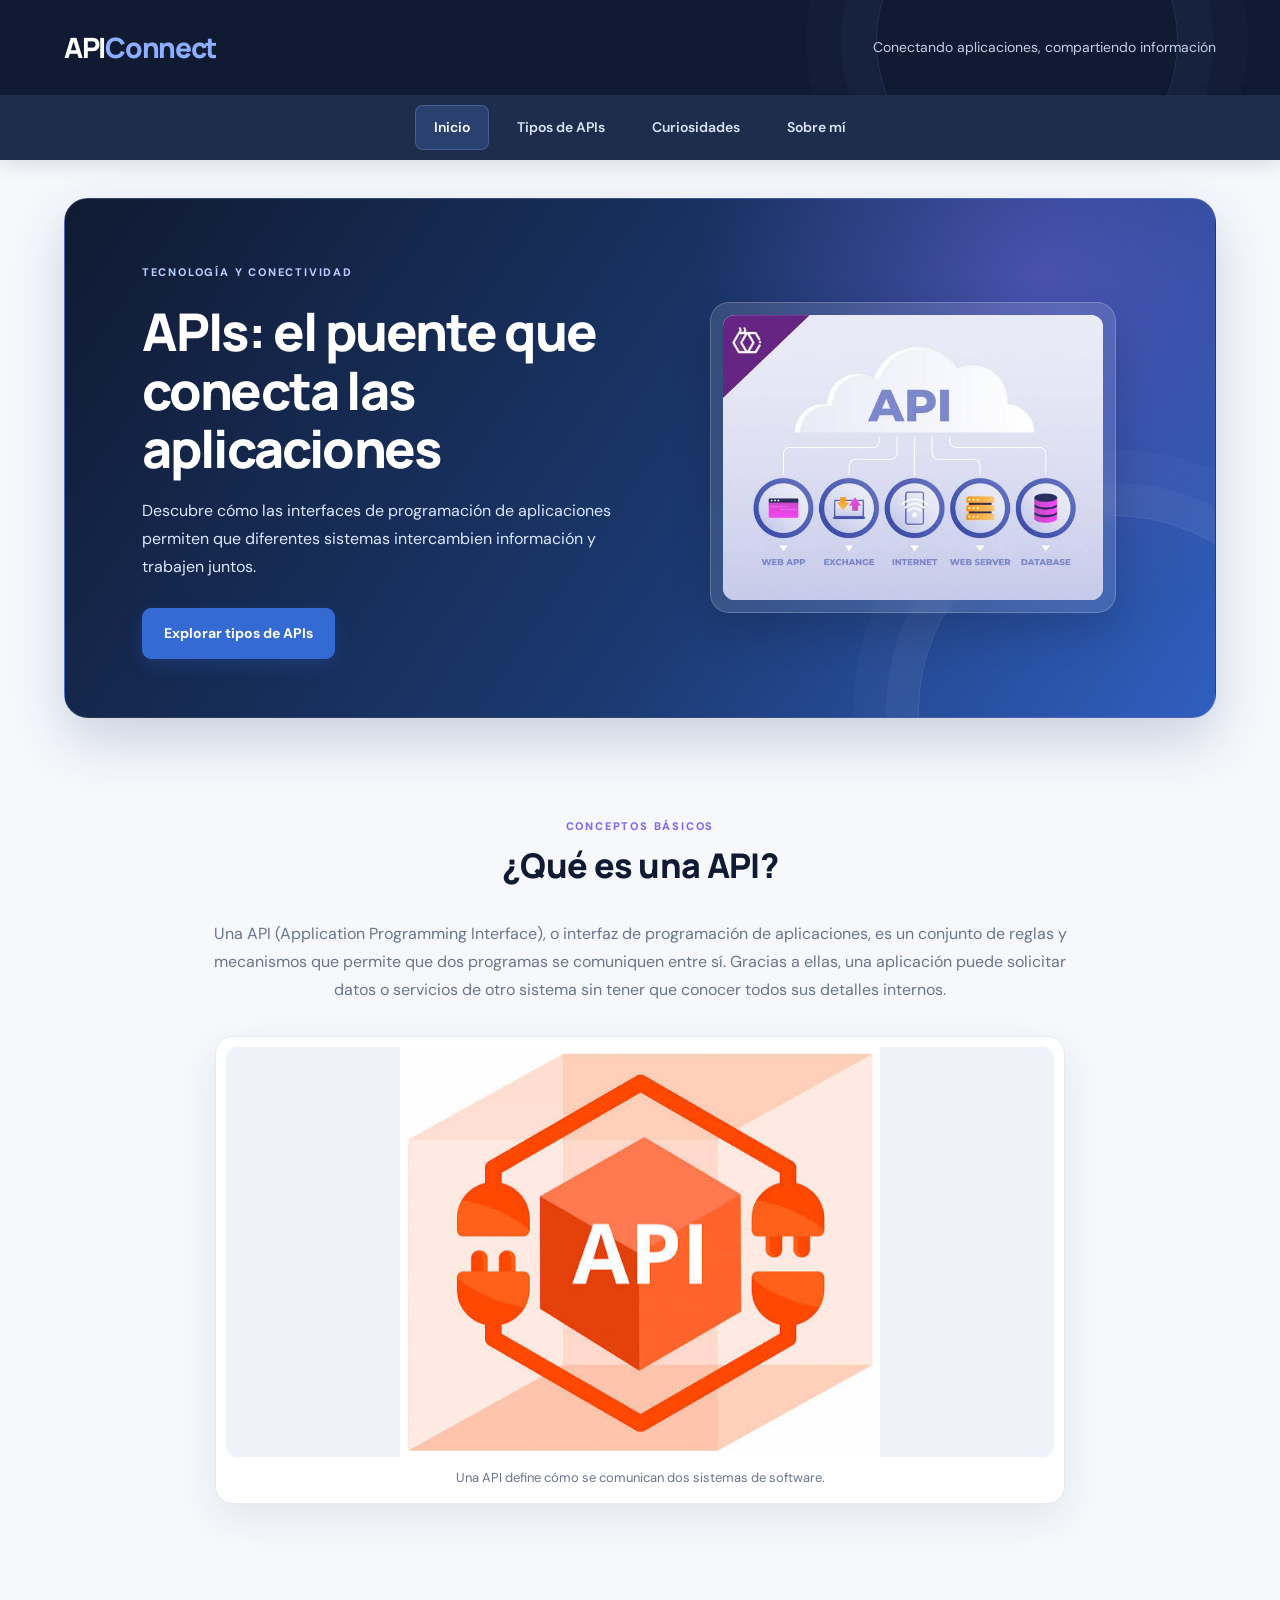
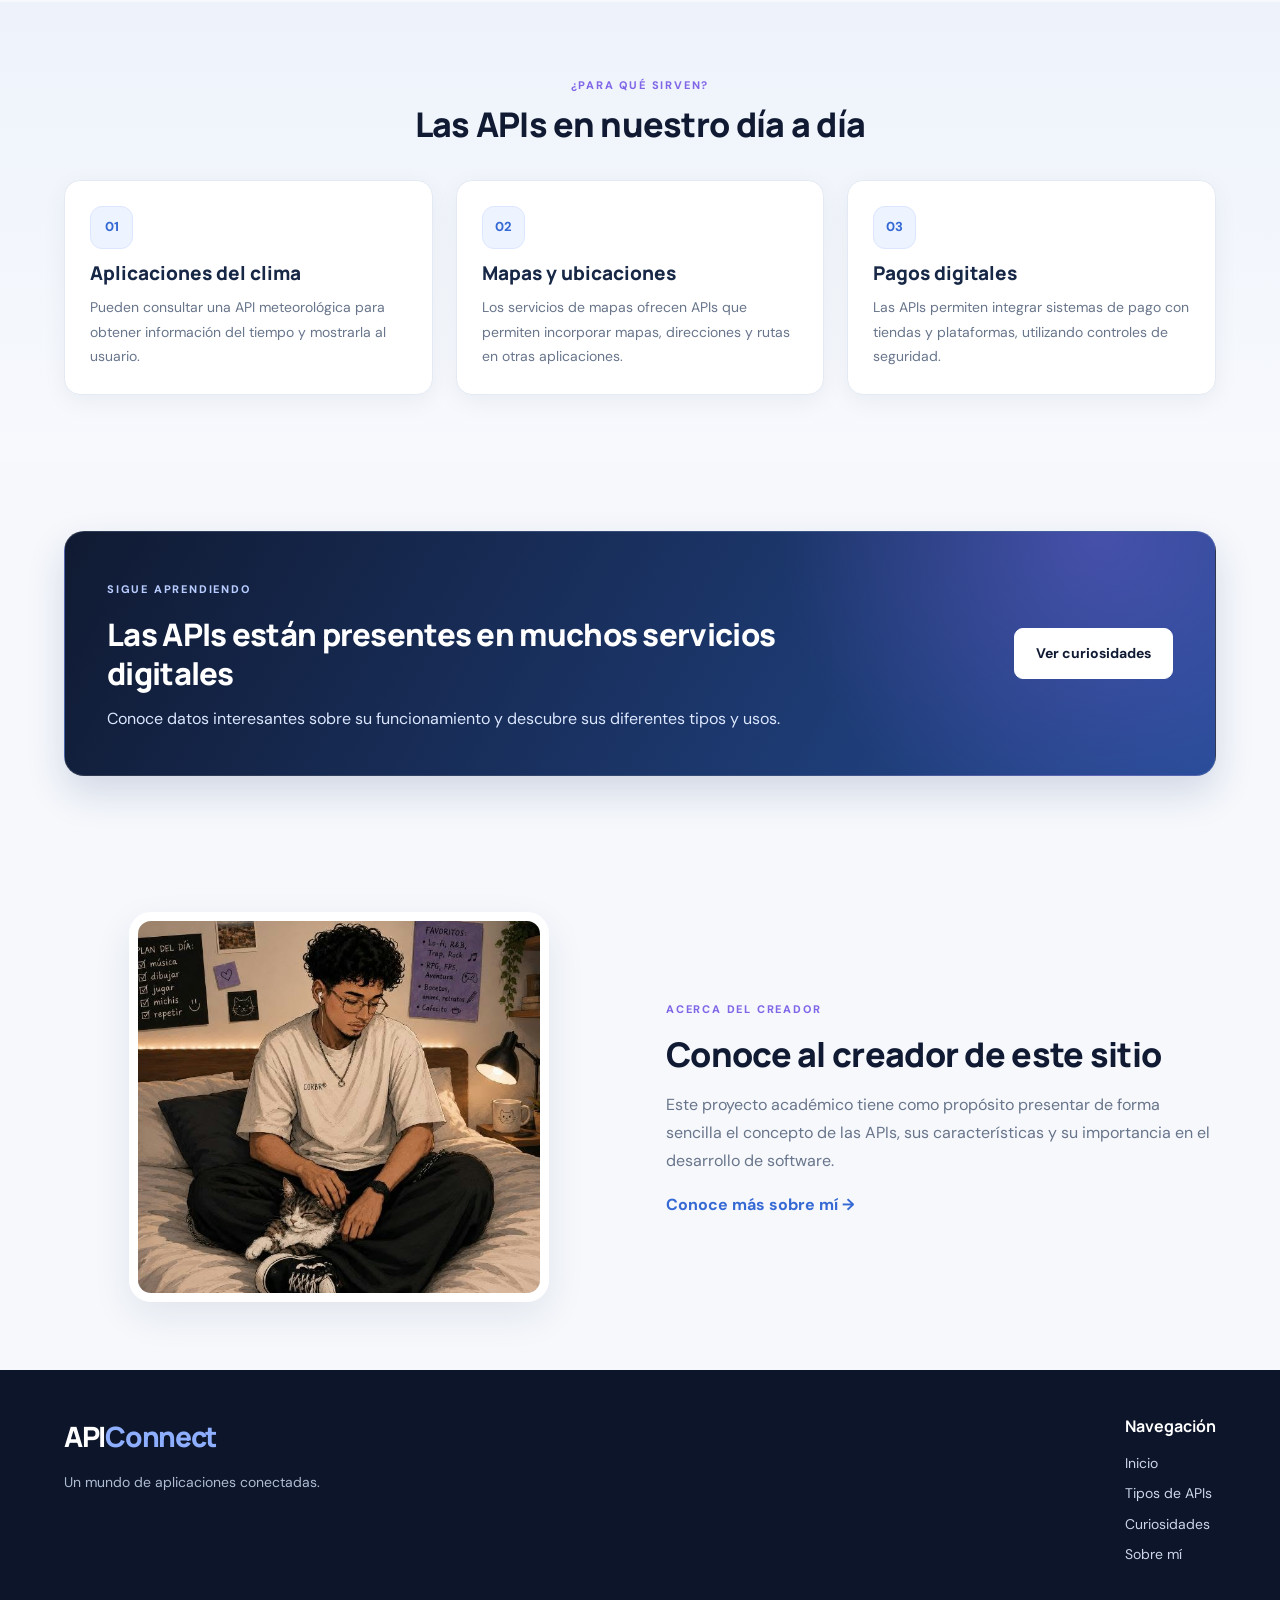
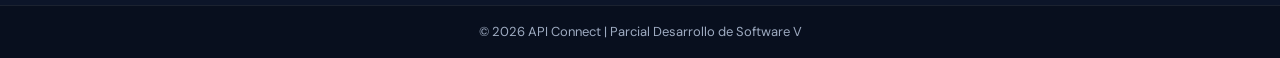
<file: index.html>
<!DOCTYPE html>
<html lang="es">
<head>
    <meta charset="UTF-8">
    <meta name="viewport" content="width=device-width, initial-scale=1.0">
    <title>APIs | API Connect</title>
    <link rel="stylesheet" href="Css/estilos.css">
</head>
<body>
    <header class="encabezado">
        <div class="contenedor marca">
            <a href="index.html" class="logo">API<span>Connect</span></a>
            <p>Conectando aplicaciones, compartiendo información</p>
        </div>
    </header>
    <nav class="navbar">
        <div class="contenedor menu">
            <a class="activo" href="index.html">Inicio</a><a class="" href="tipos.html">Tipos de APIs</a><a class="" href="curiosidades.html">Curiosidades</a><a class="" href="informacion.html">Sobre mí</a>
        </div>
    </nav>

    <main>
        <section class="contenedor portada">
            <div class="contenido">
                <span class="etiqueta">Tecnología y conectividad</span>
                <h1>APIs: el puente que conecta las aplicaciones</h1>
                <p>Descubre cómo las interfaces de programación de aplicaciones permiten que diferentes sistemas intercambien información y trabajen juntos.</p>
                <a href="tipos.html" class="boton">Explorar tipos de APIs</a>
            </div>
            <div class="imagen">
                <img src="img/Como funciona API.jpeg" alt="Ilustración del funcionamiento y conexión de sistemas mediante APIs">
            </div>
        </section>

        <section class="seccion contenedor">
            <div class="titulo-seccion">
                <span class="etiqueta">Conceptos básicos</span>
                <h2>¿Qué es una API?</h2>
            </div>
            <p class="texto-intro">
                Una API (Application Programming Interface), o interfaz de programación de aplicaciones,
                es un conjunto de reglas y mecanismos que permite que dos programas se comuniquen entre sí.
                Gracias a ellas, una aplicación puede solicitar datos o servicios de otro sistema sin tener
                que conocer todos sus detalles internos.
            </p>
            <figure class="imagen">
                <img src="img/API.jpeg" alt="Representación de la comunicación entre dos sistemas mediante una API">
                <figcaption>Una API define cómo se comunican dos sistemas de software.</figcaption>
            </figure>
        </section>

        <section class="seccion-fondo">
            <div class="contenedor seccion">
                <div class="titulo-seccion">
                    <span class="etiqueta">¿Para qué sirven?</span>
                    <h2>Las APIs en nuestro día a día</h2>
                </div>
                <div class="rejilla">
                    <article class="tarjeta">
                        <div class="icono-tarjeta">01</div>
                        <h3>Aplicaciones del clima</h3>
                        <p>Pueden consultar una API meteorológica para obtener información del tiempo y mostrarla al usuario.</p>
                    </article>
                    <article class="tarjeta">
                        <div class="icono-tarjeta">02</div>
                        <h3>Mapas y ubicaciones</h3>
                        <p>Los servicios de mapas ofrecen APIs que permiten incorporar mapas, direcciones y rutas en otras aplicaciones.</p>
                    </article>
                    <article class="tarjeta">
                        <div class="icono-tarjeta">03</div>
                        <h3>Pagos digitales</h3>
                        <p>Las APIs permiten integrar sistemas de pago con tiendas y plataformas, utilizando controles de seguridad.</p>
                    </article>
                </div>
            </div>
        </section>

        <section class="seccion contenedor">
            <div class="bloque-destacado">
                <div>
                    <span class="etiqueta">Sigue aprendiendo</span>
                    <h2>Las APIs están presentes en muchos servicios digitales</h2>
                    <p>Conoce datos interesantes sobre su funcionamiento y descubre sus diferentes tipos y usos.</p>
                </div>
                <a href="curiosidades.html" class="boton boton-claro">Ver curiosidades</a>
            </div>
        </section>

        <section class="seccion contenedor creador">
            <div class="foto-creador">
                <img src="img/Angel.jpeg" alt="Fotografía del creador del sitio">
            </div>
            <div class="creador-texto">
                <span class="etiqueta">Acerca del creador</span>
                <h2>Conoce al creador de este sitio</h2>
                <p>Este proyecto académico tiene como propósito presentar de forma sencilla el concepto de las APIs, sus características y su importancia en el desarrollo de software.</p>
                <a class="enlace" href="informacion.html">Conoce más sobre mí →</a>
            </div>
        </section>
    </main>
    <footer class="footer">
        <div class="contenedor footer-contenido">
            <div>
                <a href="index.html" class="logo">API<span>Connect</span></a>
                <p>Un mundo de aplicaciones conectadas.</p>
            </div>
            <div>
                <h3>Navegación</h3>
                <a href="index.html">Inicio</a>
                <a href="tipos.html">Tipos de APIs</a>
                <a href="curiosidades.html">Curiosidades</a>
                <a href="informacion.html">Sobre mí</a>
            </div>
        </div>
        <div class="copyright">© 2026 API Connect | Parcial Desarrollo de Software V</div>
    </footer>
</body>
</html>
</file>
<file: Css/estilos.css>
@import url('https://fonts.googleapis.com/css2?family=DM+Sans:wght@400;500;600;700&family=Manrope:wght@500;600;700;800&display=swap');

:root {
    --navy: #101a32;
    --navy-2: #172746;
    --blue: #3569d4;
    --blue-2: #5b8cff;
    --violet: #8067e8;
    --ink: #202b40;
    --muted: #68758b;
    --paper: #f6f8fc;
    --white: #ffffff;
    --line: #e4eaf3;
    --soft-blue: #edf3ff;
    --shadow: 0 14px 38px rgba(21, 39, 75, .09);
    --shadow-hover: 0 20px 45px rgba(21, 39, 75, .15);
}

* {
    margin: 0;
    padding: 0;
    box-sizing: border-box;
}

html {
    scroll-behavior: smooth;
    scroll-padding-top: 90px;
}

body {
    font-family: 'DM Sans', Arial, sans-serif;
    color: var(--ink);
    background: var(--paper);
    line-height: 1.75;
    -webkit-font-smoothing: antialiased;
}

img {
    display: block;
    max-width: 100%;
}

a {
    color: inherit;
    text-decoration: none;
}

.contenedor {
    width: min(1160px, 90%);
    margin: 0 auto;
}

.encabezado {
    position: relative;
    overflow: hidden;
    padding: 23px 0;
    color: var(--white);
    background: var(--navy);
}

.encabezado::after {
    position: absolute;
    top: -110px;
    right: 8%;
    width: 300px;
    height: 300px;
    content: '';
    border: 1px solid rgba(139, 169, 255, .16);
    border-radius: 50%;
    box-shadow: 0 0 0 35px rgba(139, 169, 255, .035), 0 0 0 70px rgba(139, 169, 255, .025);
    pointer-events: none;
}

.marca {
    position: relative;
    z-index: 1;
    display: flex;
    align-items: center;
    justify-content: space-between;
    gap: 24px;
}

.logo {
    color: var(--white);
    font-family: 'Manrope', sans-serif;
    font-size: 28px;
    font-weight: 800;
    letter-spacing: -1.3px;
}

.logo span {
    color: #8eafff;
}

.encabezado p {
    color: #c2cee4;
    font-size: 14px;
}

.navbar {
    position: sticky;
    top: 0;
    z-index: 20;
    background: rgba(23, 39, 70, .97);
    box-shadow: 0 5px 18px rgba(10, 22, 43, .12);
    backdrop-filter: blur(12px);
}

.menu {
    display: flex;
    align-items: center;
    justify-content: center;
    flex-wrap: wrap;
    gap: 9px;
    padding: 10px 0;
}

.menu a {
    padding: 9px 18px;
    color: #dce5f5;
    border: 1px solid transparent;
    border-radius: 8px;
    font-size: 14px;
    font-weight: 600;
    transition: .25s ease;
}

.menu a:hover,
.menu a.activo {
    color: var(--white);
    background: rgba(91, 140, 255, .2);
    border-color: rgba(143, 174, 255, .28);
}

.portada {
    position: relative;
    display: grid;
    grid-template-columns: 1.05fr .95fr;
    align-items: center;
    gap: 50px;
    min-height: 430px;
    margin: 38px auto 25px;
    padding: 58px 6%;
    overflow: hidden;
    color: var(--white);
    border: 1px solid rgba(255,255,255,.12);
    border-radius: 24px;
    background: radial-gradient(circle at 85% 15%, rgba(128, 103, 232, .42), transparent 32%), linear-gradient(125deg, #101a32 0%, #1b3970 58%, #315fc0 100%);
    box-shadow: 0 22px 55px rgba(25, 52, 105, .2);
}

.portada::before {
    position: absolute;
    right: -95px;
    bottom: -190px;
    width: 390px;
    height: 390px;
    content: '';
    border: 1px solid rgba(255,255,255,.13);
    border-radius: 50%;
    box-shadow: 0 0 0 32px rgba(255,255,255,.035), 0 0 0 65px rgba(255,255,255,.025);
}

.portada .contenido,
.portada .imagen {
    position: relative;
    z-index: 1;
    min-width: 0;
}

.portada h1 {
    max-width: 620px;
    margin: 13px 0 18px;
    font-family: 'Manrope', sans-serif;
    font-size: clamp(34px, 4.2vw, 52px);
    font-weight: 800;
    line-height: 1.13;
    letter-spacing: -1.8px;
}

.portada p {
    max-width: 570px;
    margin-bottom: 27px;
    color: #dce7ff;
    font-size: 16px;
}

.portada .imagen {
    padding: 12px;
    border: 1px solid rgba(255,255,255,.2);
    border-radius: 19px;
    background: rgba(255,255,255,.12);
    box-shadow: 0 18px 40px rgba(0,0,0,.15);
    backdrop-filter: blur(8px);
}

.portada .imagen img {
    width: 100%;
    height: 285px;
    object-fit: contain;
    border-radius: 12px;
    background: #f0effb;
}

.etiqueta {
    display: inline-block;
    margin-bottom: 8px;
    color: var(--violet);
    font-size: 11px;
    font-weight: 800;
    letter-spacing: 1.8px;
    text-transform: uppercase;
}

.portada .etiqueta,
.bloque-destacado .etiqueta,
.cabecera-pagina .etiqueta {
    color: #b8ccff;
}

.boton {
    display: inline-flex;
    align-items: center;
    justify-content: center;
    gap: 9px;
    padding: 12px 21px;
    color: var(--white);
    border: 1px solid var(--blue);
    border-radius: 9px;
    background: var(--blue);
    font-size: 14px;
    font-weight: 700;
    box-shadow: 0 7px 18px rgba(53, 105, 212, .22);
    transition: .25s ease;
}

.boton:hover {
    transform: translateY(-3px);
    border-color: var(--violet);
    background: var(--violet);
    box-shadow: 0 10px 22px rgba(128, 103, 232, .25);
}

.boton-claro {
    color: var(--navy);
    border-color: var(--white);
    background: var(--white);
    box-shadow: none;
}

.boton-claro:hover {
    color: var(--blue);
    border-color: #e7edff;
    background: #e7edff;
}

.enlace {
    color: var(--blue);
    font-weight: 700;
}

.enlace:hover {
    color: var(--violet);
}

.seccion {
    padding: 68px 0;
}

.titulo-seccion {
    max-width: 760px;
    margin: 0 auto 34px;
    text-align: center;
}

.titulo-seccion h2,
.seccion h2 {
    margin-bottom: 12px;
    color: var(--navy);
    font-family: 'Manrope', sans-serif;
    font-size: clamp(25px, 3vw, 34px);
    font-weight: 800;
    line-height: 1.25;
    letter-spacing: -.7px;
}

.titulo-seccion p,
.texto-intro {
    color: var(--muted);
}

.texto-intro {
    max-width: 870px;
    margin: 0 auto 32px;
    text-align: center;
    font-size: 16px;
}

.imagen {
    max-width: 850px;
    margin: 30px auto;
    padding: 10px;
    border: 1px solid var(--line);
    border-radius: 18px;
    background: var(--white);
    box-shadow: var(--shadow);
}

.imagen img {
    width: 100%;
    max-height: 410px;
    object-fit: contain;
    border-radius: 11px;
    background: #f0f2fa;
}

.imagen figcaption {
    padding: 10px 8px 3px;
    color: var(--muted);
    font-size: 13px;
    text-align: center;
}

.rejilla {
    display: grid;
    grid-template-columns: repeat(3, minmax(0, 1fr));
    gap: 23px;
}

.tarjeta {
    position: relative;
    min-width: 0;
    padding: 25px;
    overflow: hidden;
    border: 1px solid var(--line);
    border-radius: 16px;
    background: var(--white);
    box-shadow: 0 7px 24px rgba(21, 39, 75, .055);
    transition: transform .25s ease, box-shadow .25s ease, border-color .25s ease;
}

.tarjeta:hover {
    transform: translateY(-6px);
    border-color: #cbd9fa;
    box-shadow: var(--shadow-hover);
}

.tarjeta > img {
    width: 100%;
    height: 190px;
    margin: -5px 0 17px;
    border-radius: 11px;
    object-fit: contain;
    background: #f1f4fb;
}

.tarjeta h3 {
    margin: 12px 0 9px;
    color: var(--navy-2);
    font-family: 'Manrope', sans-serif;
    font-size: 19px;
    font-weight: 800;
    line-height: 1.35;
}

.tarjeta p {
    color: var(--muted);
    font-size: 14px;
    line-height: 1.75;
}

.icono-tarjeta,
.ic-tarjeta,
.numero {
    display: inline-grid;
    width: 43px;
    height: 43px;
    place-items: center;
    border: 1px solid #dce6ff;
    border-radius: 12px;
    background: var(--soft-blue);
    color: var(--blue);
    font-size: 13px;
    font-weight: 800;
}

.numero {
    width: 34px;
    height: 34px;
    margin-top: 2px;
    border-radius: 50%;
}

.fondo,
.seccion-fondo {
    background: linear-gradient(180deg, #eef3fb 0%, #f7f9fd 100%);
}

.bloque-destacado {
    display: flex;
    align-items: center;
    justify-content: space-between;
    gap: 28px;
    padding: 42px;
    overflow: hidden;
    border: 1px solid rgba(255,255,255,.12);
    border-radius: 20px;
    background: radial-gradient(circle at 90% 0%, rgba(128,103,232,.4), transparent 30%), linear-gradient(120deg, var(--navy), #244b94);
    color: var(--white);
    box-shadow: 0 17px 38px rgba(22, 49, 103, .16);
}

.bloque-destacado h2 {
    max-width: 700px;
    margin: 8px 0 12px;
    color: var(--white);
    font-family: 'Manrope', sans-serif;
    font-size: clamp(24px, 3vw, 31px);
    line-height: 1.25;
}

.bloque-destacado p {
    max-width: 700px;
    color: #dce7ff;
}

.cabecera-pagina {
    position: relative;
    padding: 67px 0;
    overflow: hidden;
    color: var(--white);
    text-align: center;
    background: radial-gradient(circle at 80% 10%, rgba(128,103,232,.4), transparent 27%), linear-gradient(120deg, #101a32, #244b94);
}

.cabecera-pagina::after {
    position: absolute;
    right: 7%;
    bottom: -170px;
    width: 300px;
    height: 300px;
    content: '';
    border: 1px solid rgba(255,255,255,.14);
    border-radius: 50%;
    box-shadow: 0 0 0 28px rgba(255,255,255,.035), 0 0 0 58px rgba(255,255,255,.025);
}

.cabecera-pagina .contenedor {
    position: relative;
    z-index: 1;
}

.cabecera-pagina h1 {
    margin: 10px 0;
    font-family: 'Manrope', sans-serif;
    font-size: clamp(34px, 4vw, 46px);
    font-weight: 800;
    letter-spacing: -1px;
}

.cabecera-pagina p {
    color: #dce7ff;
}

.perfil,
.creador {
    display: flex;
    align-items: center;
    gap: 52px;
}

.perfil-foto,
.perfil-texto,
.foto-creador,
.creador-texto {
    flex: 1;
    min-width: 0;
}

.perfil-foto img,
.foto-creador img {
    width: 100%;
    max-width: 420px;
    height: 390px;
    margin: 0 auto;
    border: 9px solid var(--white);
    border-radius: 22px;
    object-fit: cover;
    box-shadow: var(--shadow);
}

.perfil-texto h2,
.creador-texto h2 {
    margin: 5px 0 16px;
    color: var(--navy);
    font-family: 'Manrope', sans-serif;
    font-size: clamp(26px, 3vw, 34px);
    line-height: 1.25;
}

.perfil-texto p,
.creador-texto p {
    margin-bottom: 16px;
    color: var(--muted);
}

.lista-practicas {
    max-width: 850px;
    margin: 0 auto;
}

.lista-practicas article {
    display: flex;
    gap: 19px;
    margin-bottom: 16px;
    padding: 22px;
    border: 1px solid var(--line);
    border-radius: 14px;
    background: var(--white);
    box-shadow: 0 6px 20px rgba(21, 39, 75, .045);
    transition: .2s ease;
}

.lista-practicas article:hover {
    transform: translateX(4px);
    border-color: #cbd9fa;
}

.lista-practicas h3 {
    color: var(--navy-2);
    font-family: 'Manrope', sans-serif;
}

.lista-practicas p {
    margin: 5px 0 8px;
    color: var(--muted);
    font-size: 14px;
}

.check {
    display: grid;
    width: 43px;
    height: 43px;
    flex-shrink: 0;
    place-items: center;
    border-radius: 12px;
    background: var(--soft-blue);
    color: var(--blue);
    font-weight: 800;
}

.footer {
    padding-top: 42px;
    background: #0c1529;
    color: var(--white);
}

.footer-contenido {
    display: flex;
    justify-content: space-between;
    gap: 40px;
    padding-bottom: 32px;
}

.footer p {
    margin-top: 9px;
    color: #aebbd2;
    font-size: 14px;
}

.footer h3 {
    margin-bottom: 11px;
    font-family: 'Manrope', sans-serif;
    font-size: 16px;
}

.footer-contenido a:not(.logo) {
    display: block;
    margin: 6px 0;
    color: #cbd6e8;
    font-size: 14px;
    transition: color .2s;
}

.footer-contenido a:not(.logo):hover {
    color: #8eafff;
}

.copyright {
    padding: 15px;
    border-top: 1px solid rgba(255,255,255,.08);
    background: #080f1e;
    color: #9eabc1;
    font-size: 13px;
    text-align: center;
}

a:focus-visible {
    outline: 3px solid #f5c85b;
    outline-offset: 4px;
}

@media (max-width: 900px) {
    .portada {
        grid-template-columns: 1fr 1fr;
        gap: 28px;
        padding: 45px 5%;
    }

    .rejilla {
        grid-template-columns: repeat(2, minmax(0, 1fr));
    }

    .perfil,
    .creador {
        gap: 30px;
    }
}

@media (max-width: 680px) {
    .contenedor {
        width: 92%;
    }

    .marca {
        flex-direction: column;
        gap: 4px;
        text-align: center;
    }

    .encabezado {
        padding: 17px 0;
    }

    .logo {
        font-size: 25px;
    }

    .menu {
        gap: 4px;
        padding: 8px 0;
    }

    .menu a {
        padding: 8px 10px;
        font-size: 12px;
    }

    .portada {
        grid-template-columns: 1fr;
        gap: 28px;
        min-height: auto;
        margin-top: 22px;
        padding: 36px 7%;
        border-radius: 18px;
    }

    .portada h1 {
        font-size: 34px;
    }

    .portada .imagen img {
        height: 220px;
    }

    .rejilla {
        grid-template-columns: 1fr;
        gap: 17px;
    }

    .seccion {
        padding: 46px 0;
    }

    .titulo-seccion {
        margin-bottom: 25px;
    }

    .titulo-seccion h2,
    .seccion h2 {
        font-size: 26px;
    }

    .cabecera-pagina {
        padding: 48px 0;
    }

    .perfil,
    .creador {
        flex-direction: column;
        align-items: stretch;
        gap: 28px;
    }

    .perfil-foto img,
    .foto-creador img {
        height: 310px;
    }

    .bloque-destacado {
        flex-direction: column;
        align-items: flex-start;
        padding: 29px;
    }

    .footer-contenido {
        flex-direction: column;
        gap: 25px;
    }

    .lista-practicas article {
        padding: 16px;
    }
}

@media (prefers-reduced-motion: reduce) {
    html {
        scroll-behavior: auto;
    }

    *, *::before, *::after {
        transition-duration: .01ms !important;
        animation-duration: .01ms !important;
    }
}
</file>
